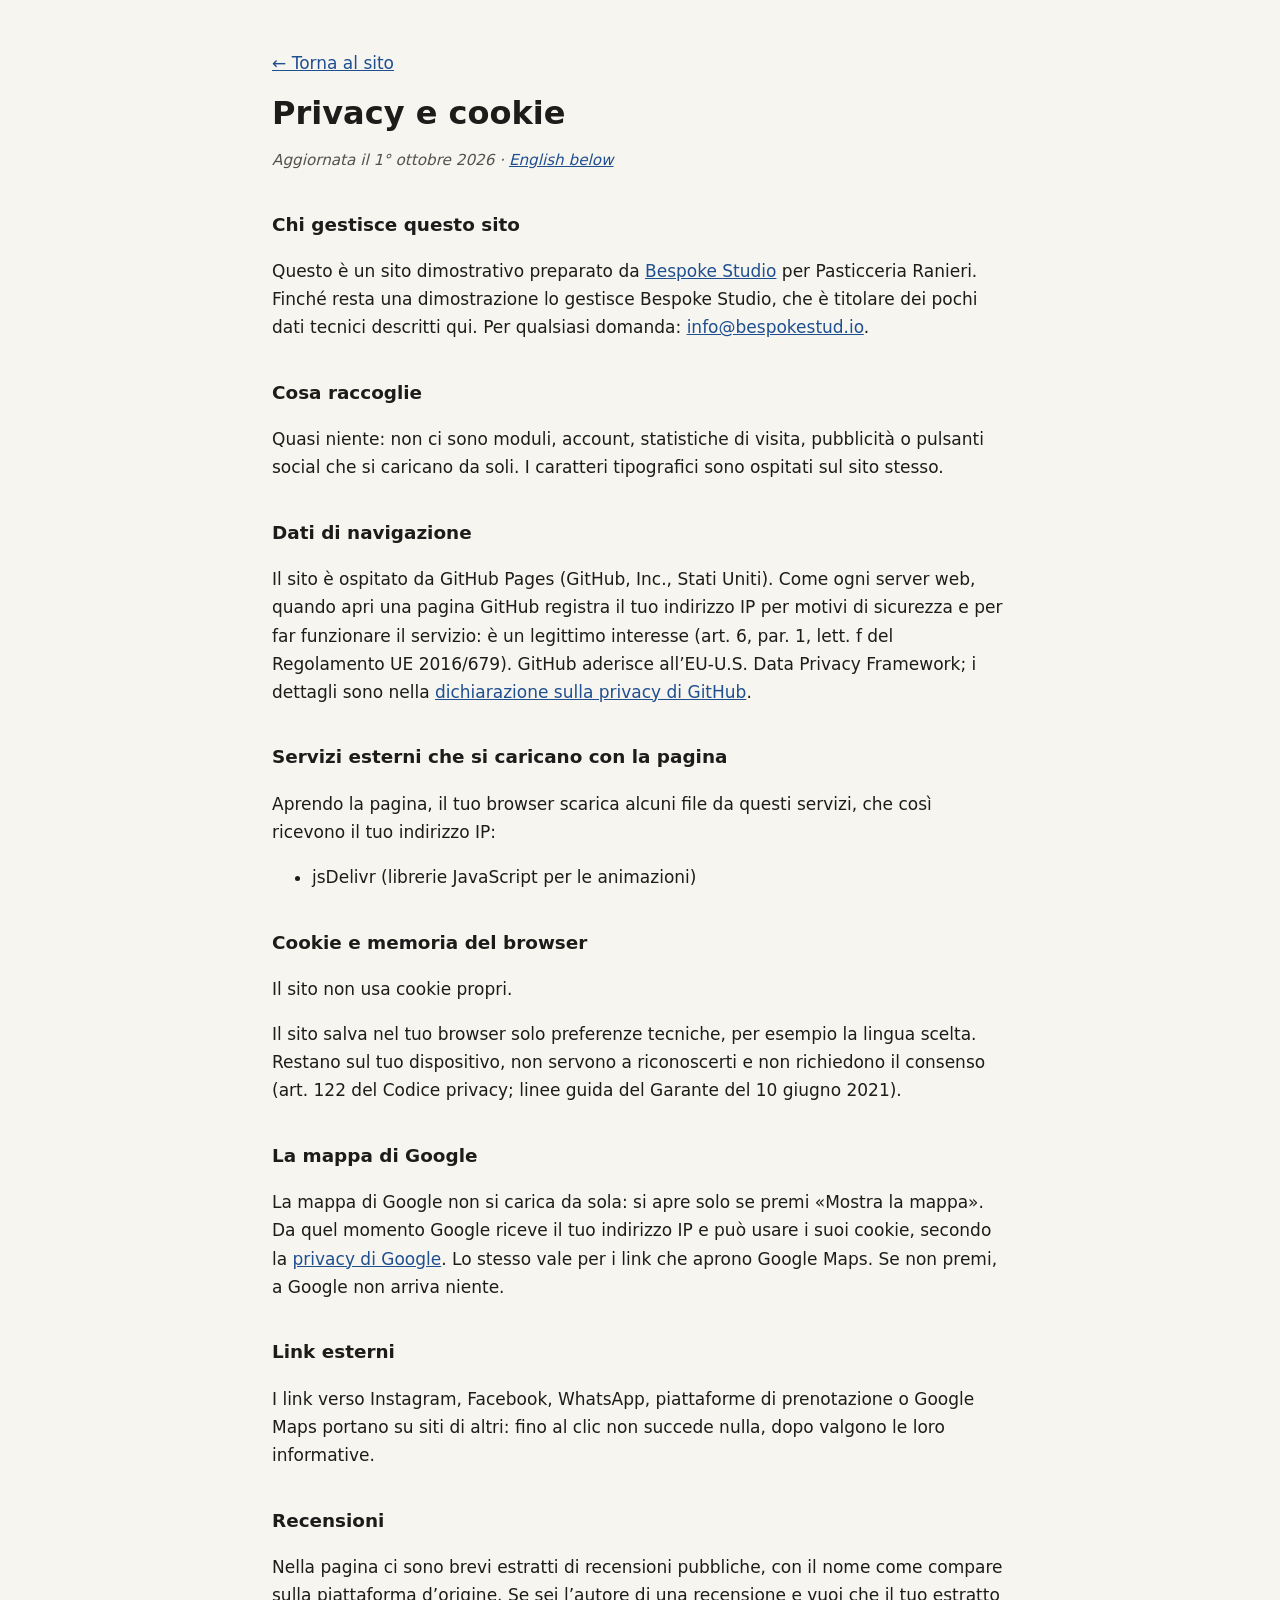
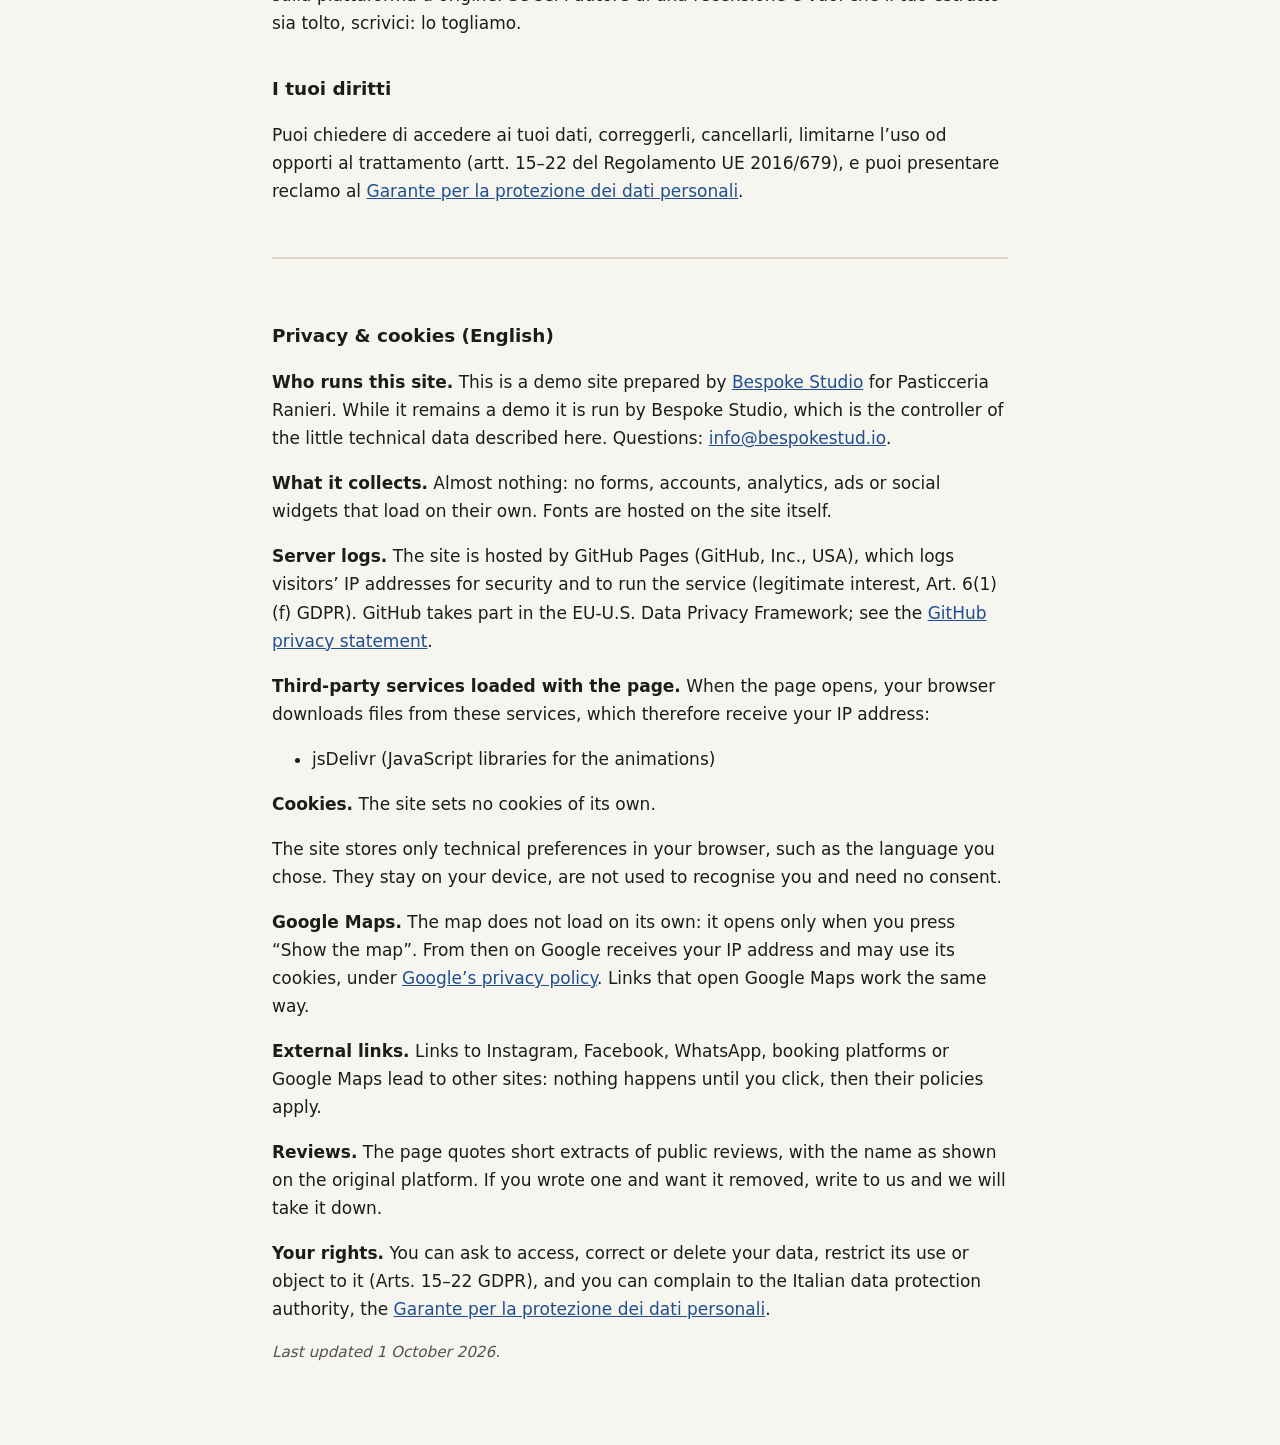
<file: privacy.html>
<!DOCTYPE html>
<html lang="it">
<head>
  <meta charset="UTF-8">
  <meta name="viewport" content="width=device-width, initial-scale=1.0">
  <meta name="robots" content="noindex">
  <title>Privacy e cookie · Pasticceria Ranieri</title>
  <meta name="description" content="Informativa privacy e cookie del sito Pasticceria Ranieri.">
  <style>
    body { margin: 0; background: #f7f5f0; color: #1d1c1a; font: 17px/1.65 system-ui, -apple-system, "Segoe UI", Roboto, sans-serif; }
    main { max-width: 46rem; margin: 0 auto; padding: 32px 20px 64px; }
    h1 { font-size: 2rem; line-height: 1.2; margin: 0.4em 0 0.2em; }
    h2 { font-size: 1.15rem; margin: 2em 0 0.4em; }
    a { color: #1f4f8f; }
    .data { color: #55524c; font-style: italic; font-size: 0.95rem; }
    .en { margin-top: 3em; padding-top: 1.5em; border-top: 2px solid #ddd8cc; }
    code { font-size: 0.9em; background: #ebe7dc; padding: 0 4px; border-radius: 3px; }
  </style>
</head>
<body>
<main>
  <p><a href="index.html">← Torna al sito</a></p>
  <h1>Privacy e cookie</h1>
  <p class="data">Aggiornata il 1° ottobre 2026 · <a href="#english" lang="en">English below</a></p>
  <h2>Chi gestisce questo sito</h2>
  <p>Questo è un sito dimostrativo preparato da <a href="https://bespokestud.io" rel="noopener">Bespoke Studio</a> per Pasticceria Ranieri. Finché resta una dimostrazione lo gestisce Bespoke Studio, che è titolare dei pochi dati tecnici descritti qui. Per qualsiasi domanda: <a href="mailto:info@bespokestud.io">info@bespokestud.io</a>.</p>
  <h2>Cosa raccoglie</h2>
  <p>Quasi niente: non ci sono moduli, account, statistiche di visita, pubblicità o pulsanti social che si caricano da soli. I caratteri tipografici sono ospitati sul sito stesso.</p>
  <h2>Dati di navigazione</h2>
  <p>Il sito è ospitato da GitHub Pages (GitHub, Inc., Stati Uniti). Come ogni server web, quando apri una pagina GitHub registra il tuo indirizzo IP per motivi di sicurezza e per far funzionare il servizio: è un legittimo interesse (art. 6, par. 1, lett. f del Regolamento UE 2016/679). GitHub aderisce all’EU-U.S. Data Privacy Framework; i dettagli sono nella <a href="https://docs.github.com/site-policy/privacy-policies/github-general-privacy-statement" rel="noopener">dichiarazione sulla privacy di GitHub</a>.</p>
  <h2>Servizi esterni che si caricano con la pagina</h2>
  <p>Aprendo la pagina, il tuo browser scarica alcuni file da questi servizi, che così ricevono il tuo indirizzo IP:</p>
  <ul><li>jsDelivr (librerie JavaScript per le animazioni)</li></ul>
  <h2>Cookie e memoria del browser</h2>
  <p>Il sito non usa cookie propri.</p>
  <p>Il sito salva nel tuo browser solo preferenze tecniche, per esempio la lingua scelta. Restano sul tuo dispositivo, non servono a riconoscerti e non richiedono il consenso (art. 122 del Codice privacy; linee guida del Garante del 10 giugno 2021).</p>
  <h2>La mappa di Google</h2>
  <p>La mappa di Google non si carica da sola: si apre solo se premi «Mostra la mappa». Da quel momento Google riceve il tuo indirizzo IP e può usare i suoi cookie, secondo la <a href="https://policies.google.com/privacy?hl=it" rel="noopener">privacy di Google</a>. Lo stesso vale per i link che aprono Google Maps. Se non premi, a Google non arriva niente.</p>
  <h2>Link esterni</h2>
  <p>I link verso Instagram, Facebook, WhatsApp, piattaforme di prenotazione o Google Maps portano su siti di altri: fino al clic non succede nulla, dopo valgono le loro informative.</p>
  <h2>Recensioni</h2>
  <p>Nella pagina ci sono brevi estratti di recensioni pubbliche, con il nome come compare sulla piattaforma d’origine. Se sei l’autore di una recensione e vuoi che il tuo estratto sia tolto, scrivici: lo togliamo.</p>
  <h2>I tuoi diritti</h2>
  <p>Puoi chiedere di accedere ai tuoi dati, correggerli, cancellarli, limitarne l’uso od opporti al trattamento (artt. 15–22 del Regolamento UE 2016/679), e puoi presentare reclamo al <a href="https://www.garanteprivacy.it" rel="noopener">Garante per la protezione dei dati personali</a>.</p>
  <div class="en" id="english" lang="en">
    <h2>Privacy &amp; cookies (English)</h2>
    <p><strong>Who runs this site.</strong> This is a demo site prepared by <a href="https://bespokestud.io" rel="noopener">Bespoke Studio</a> for Pasticceria Ranieri. While it remains a demo it is run by Bespoke Studio, which is the controller of the little technical data described here. Questions: <a href="mailto:info@bespokestud.io">info@bespokestud.io</a>.</p>
    <p><strong>What it collects.</strong> Almost nothing: no forms, accounts, analytics, ads or social widgets that load on their own. Fonts are hosted on the site itself.</p>
    <p><strong>Server logs.</strong> The site is hosted by GitHub Pages (GitHub, Inc., USA), which logs visitors’ IP addresses for security and to run the service (legitimate interest, Art. 6(1)(f) GDPR). GitHub takes part in the EU-U.S. Data Privacy Framework; see the <a href="https://docs.github.com/site-policy/privacy-policies/github-general-privacy-statement" rel="noopener">GitHub privacy statement</a>.</p>
    <p><strong>Third-party services loaded with the page.</strong> When the page opens, your browser downloads files from these services, which therefore receive your IP address:</p><ul><li>jsDelivr (JavaScript libraries for the animations)</li></ul>
    <p><strong>Cookies.</strong> The site sets no cookies of its own.</p>
    <p>The site stores only technical preferences in your browser, such as the language you chose. They stay on your device, are not used to recognise you and need no consent.</p>
    <p><strong>Google Maps.</strong> The map does not load on its own: it opens only when you press “Show the map”. From then on Google receives your IP address and may use its cookies, under <a href="https://policies.google.com/privacy?hl=en" rel="noopener">Google’s privacy policy</a>. Links that open Google Maps work the same way.</p>
    <p><strong>External links.</strong> Links to Instagram, Facebook, WhatsApp, booking platforms or Google Maps lead to other sites: nothing happens until you click, then their policies apply.</p>
    <p><strong>Reviews.</strong> The page quotes short extracts of public reviews, with the name as shown on the original platform. If you wrote one and want it removed, write to us and we will take it down.</p>
    <p><strong>Your rights.</strong> You can ask to access, correct or delete your data, restrict its use or object to it (Arts. 15–22 GDPR), and you can complain to the Italian data protection authority, the <a href="https://www.garanteprivacy.it" rel="noopener">Garante per la protezione dei dati personali</a>.</p>
    <p class="data">Last updated 1 October 2026.</p>
  </div>
</main>
</body>
</html>
</file>
